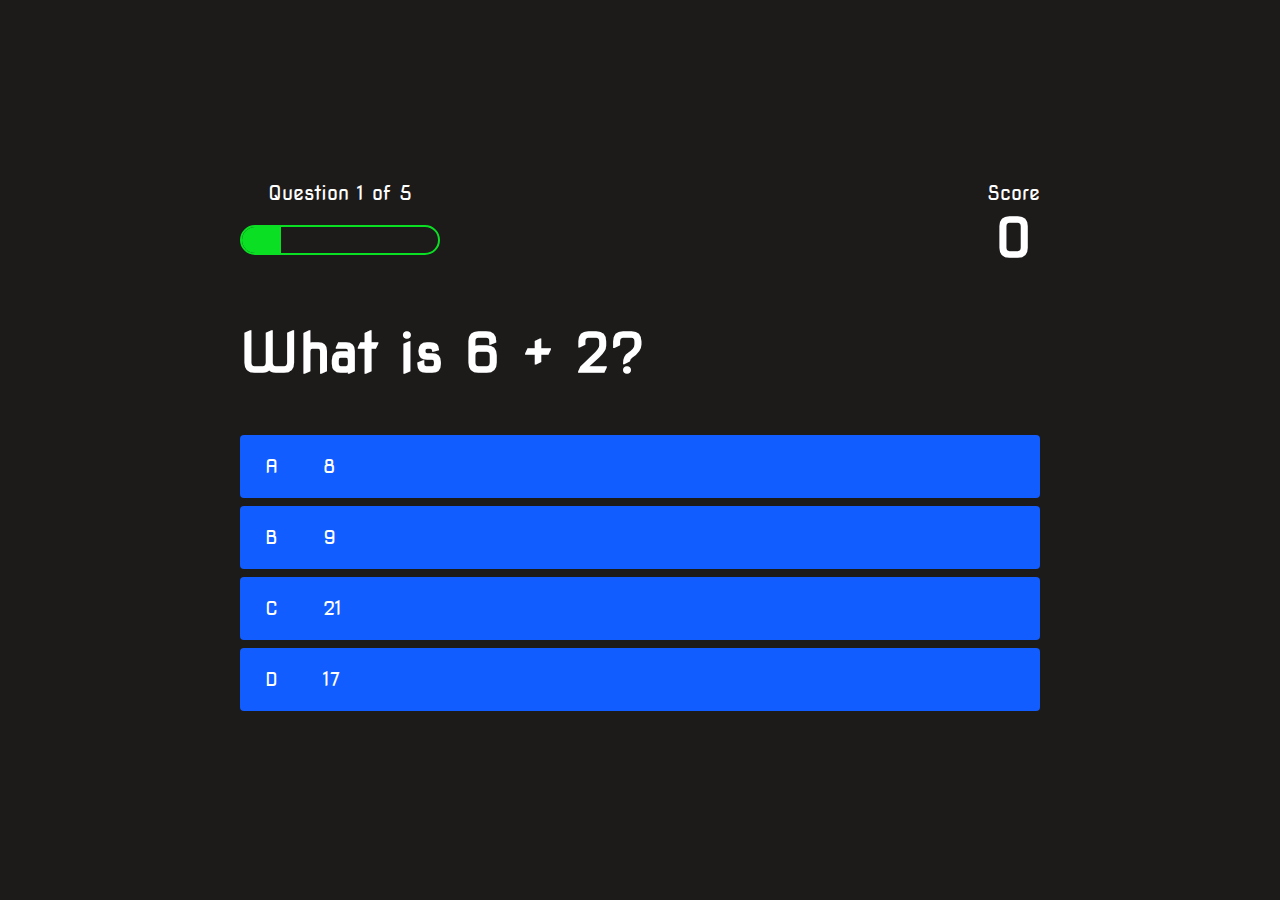
<file: game.html>
<!DOCTYPE html>
<html lang="en">
<head>
  <meta charset="UTF-8">
  <meta http-equiv="X-UA-Compatible" content="IE=edge">
  <meta name="viewport" content="width=device-width, initial-scale=1.0">
  <title>Quiz Page</title>
  <link rel="stylesheet" href="style.css">
  <link rel="stylesheet" href="game.css">
</head>
<body>
  <div class="container">
    <div id="game" class="justify-center flex-column">
      <div id="hud">
        <div class="hud-item">
          <p id="progressText" class="hud-prefix">
            Question
          </p>
          <div id="progressBar">
            <div id="progressBarFull"></div>
          </div>
        </div>
        <div class="hud-item">
          <p class="hud-prefix">
            Score
          </p>
          <h1 class="hud-main-text" id="score">
            0
          </h1>
        </div>
      </div>
      <h1 id="question">What is the answer to this question</h1>
      <div class="choice-container">
        <p class="choice-prefix">A</p>
        <p class="choice-text" data-number="1">Choice</p>
      </div>
      <div class="choice-container">
        <p class="choice-prefix">B</p>
        <p class="choice-text" data-number="2">Choice 2</p>
      </div>
      <div class="choice-container">
        <p class="choice-prefix">C</p>
        <p class="choice-text" data-number="3">Choice 3</p>
      </div>
      <div class="choice-container">
        <p class="choice-prefix">D</p>
        <p class="choice-text" data-number="4">Choice 4</p>
      </div>
    </div>
  </div>
  <script src="game.js"></script>
</body>
</html>
</file>
<file: style.css>
@import url('https://fonts.googleapis.com/css2?family=Nova+Square&display=swap');

:root {
  background-color: rgb(29, 26, 26);
}

* {
  box-sizing: border-box;
  margin: 0;
  padding: 0;
  font-size: 62.5%;
  font-family: 'Nova Square', cursive;
}

h1 {
  font-size: 5.4rem;
  color: #fff;
  margin-bottom: 5rem;
}

h2 {
  font-size: 4.2rem;
  margin-bottom: 4rem;
}

.container {
  width: 100vw;
  height: 100vh;
  display: flex;
  justify-content: center;
  align-items: center;
  max-width: 80rem;
  margin: 0 auto;
  padding: 2rem;
}

.flex-column {
  display: flex;
  flex-direction: column;
}

.flex-center {
  justify-content: center;
  align-items: center;
}

.justify-center {
  justify-content: center;
}

.text-center {
  text-align: center;
}

.hidden {
  display: none;
}

.btn {
  font-size: 2.4rem;
  padding: 2rem;
  width: 30rem;
  text-align: center;
  margin-bottom: 1rem;
  text-decoration: none;
  color:rgb(28, 26, 26);
  background: linear-gradient(90deg, rgb(18, 92, 255) 0%, rgb(0, 102, 255) 100%);
  border-radius: 4px;
}

.btn:hover {
  cursor: pointer;
  box-shadow: 0 0.4rem 1.4rem 0 rgba(8, 114, 244, 0.6);
  transition: transform 150ms;
  transform: scale(1.03);
}

.btn[disabled]:hover {
  cursor: not-allowed;
  box-shadow: none;
  transform: none;
}

#highscore-btn {
  background: linear-gradient(90deg, rgb(255, 247, 9) 0%, rgb(240, 221, 6) 100%);
}

#highscore-btn:hover {
  box-shadow: 0 0.4rem 1.4rem 0 rgba(255, 255, 0, 0.5);
}

.fa-crown {
  font-size: 2.5rem;
  margin-left: 1rem;
}

/* End Page CSS */
.end-form-container {
  width: 100%;
  display: flex;
  flex-direction: column;
  align-items: center;
  max-width: 30rem;
}

input {
  margin-bottom: 1rem;
  width: 20rem;
  padding: 1.5rem;
  font-size: 1.8rem;
  border: none;
  box-shadow: 0 0.1rem 1.4rem 0 rgba(86, 185, 235, 0.5);
}

input::placeholder {
  color: #aaa;
}

#username {
  margin-bottom: 3rem;
  width: 100%;
  outline: none
}

#end-text {
  font-size: 2.4rem;
  color: #fff;
  text-align: center;
}

#saveScoreBtn {
  border: none;
}

.fa-home {
  margin-left: 1rem;
  font-size: 2rem;
  color: rgb(28, 26, 26);
}
</file>
<file: game.css>
body {
  color: #fff;
}

.choice-container {
  display: flex;
  margin-bottom: 0.8rem;
  width: 100%;
  border-radius: 4px;
  background: rgb(18, 93, 255);
  font-size: 3rem;
  min-width: 80rem;
}

.choice-container:hover {
  cursor: pointer;
  box-shadow: 0 0.4rem 1.4rem 0 rgba(6, 103, 247, 0.5);
  transform: scale(1.02);
  transform: transform 100ms;
}

.choice-prefix {
  padding: 2rem 2.5rem;
  color: white;
}

.choice-text {
  padding: 2rem;
  width: 100%;
}

.correct {
  background: linear-gradient(32deg, rgba(11, 223, 36) 0%, rgb(41, 232, 111) 100%);
}

.incorrect {
  background: linear-gradient(32deg, rgba(230, 29, 29, 1) 0%, rgb(224, 11, 1) 100%);
}

#hud {
  display: flex;
  justify-content: space-between;
}

.hud-prefix {
  text-align: center;
  font-size: 2rem;
}

.hud-main-text {
  text-align: center;
}

#progressBar {
  width: 20rem;
  height: 3rem;
  border: 0.2rem solid rgb(11, 223, 36);
  margin-top: 2rem;
  border-radius: 50px;
  overflow: hidden;
}

#progressBarFull {
  height: 100%;
  background: rgb(11, 223, 36);
  width: 0%;
}

@media screen and (max-width: 768px) {
  .choice-container {
    min-width: 40rem;
  }
}
</file>
